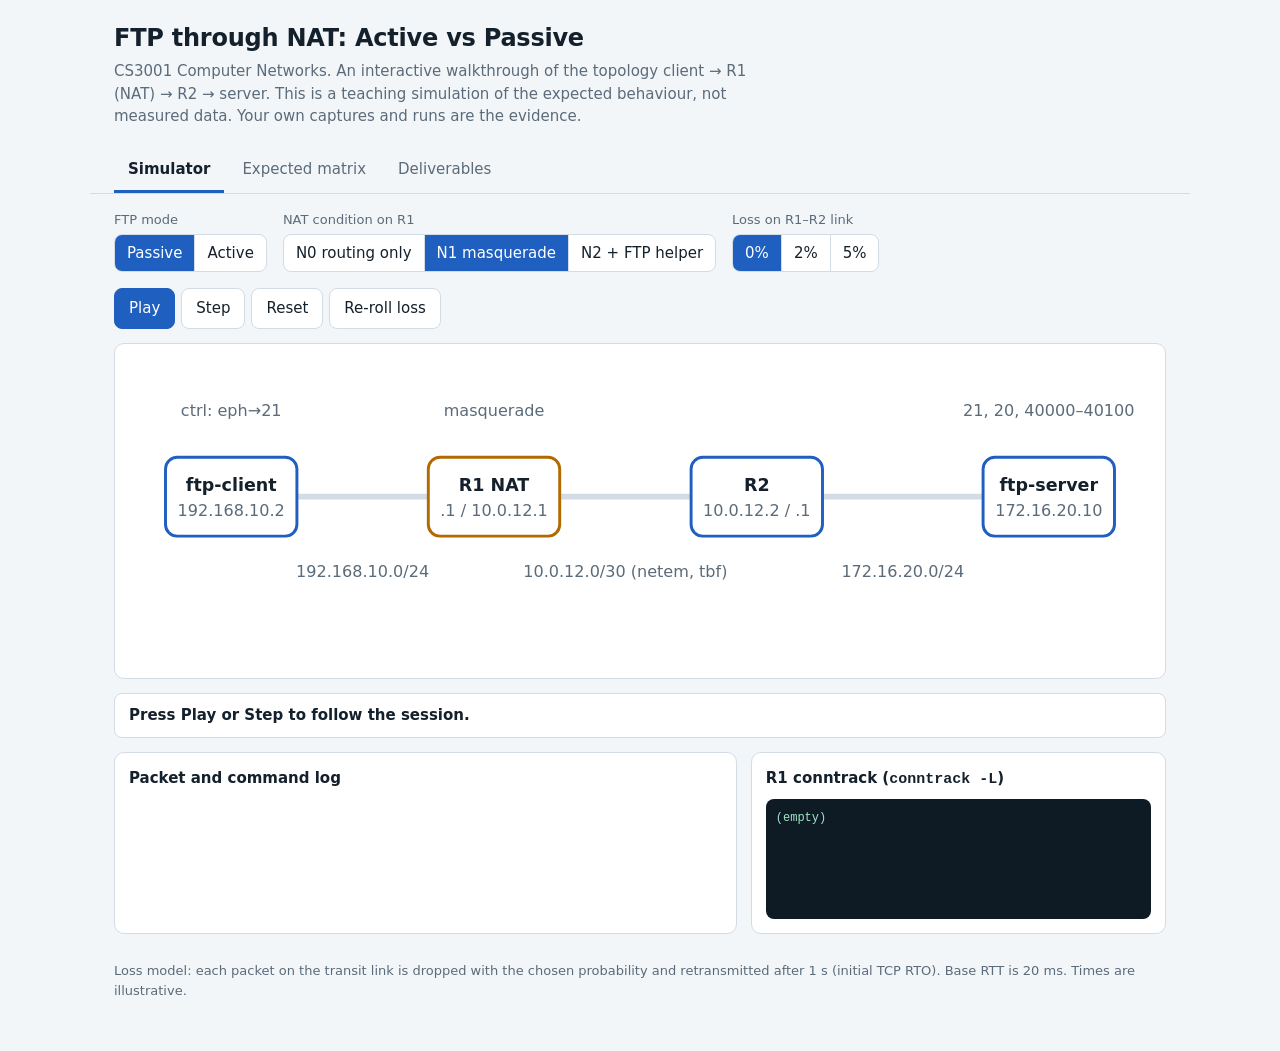
<file: presentation/ftp-nat-lab.html>
<!DOCTYPE html>
<html lang="en"><head><meta charset="utf-8">
<meta name="viewport" content="width=device-width, initial-scale=1, viewport-fit=cover">
<title>FTP through NAT: Active vs Passive</title>
<style>
:root{--bg:#f3f6f9;--sf:#fff;--tx:#14202b;--mu:#5b6b7a;--ln:#d3dce5;--ok:#0b7a5a;--bad:#b3243f;--nat:#b26a00;--ac:#1f5fbf;--ct:#0e1a24;--ctx:#9fe3c8;box-sizing:border-box;padding-top:env(safe-area-inset-top,0px);padding-bottom:env(safe-area-inset-bottom,0px)}
@media(prefers-color-scheme:dark){:root:not([data-theme=light]){--bg:#0f161d;--sf:#17212b;--tx:#e6edf3;--mu:#8fa1b2;--ln:#2a3948;--ok:#4cd2a0;--bad:#ff7d93;--nat:#f2b04d;--ac:#7ab0ff;--ct:#080d12;--ctx:#9fe3c8}}
:root[data-theme=dark]{--bg:#0f161d;--sf:#17212b;--tx:#e6edf3;--mu:#8fa1b2;--ln:#2a3948;--ok:#4cd2a0;--bad:#ff7d93;--nat:#f2b04d;--ac:#7ab0ff;--ct:#080d12;--ctx:#9fe3c8}
*{box-sizing:border-box}html{scroll-padding-top:env(safe-area-inset-top,0px)}
body{margin:0;background:var(--bg);color:var(--tx);font:15px/1.5 "Segoe UI",system-ui,sans-serif}
.mono{font-family:ui-monospace,Menlo,Consolas,monospace}
header{padding:20px 24px 8px;max-width:1100px;margin:auto}
h1{margin:0;font-size:24px;letter-spacing:-.01em}header p{margin:4px 0 0;color:var(--mu);max-width:70ch}
nav{display:flex;gap:4px;max-width:1100px;margin:12px auto 0;padding:0 24px;border-bottom:1px solid var(--ln);overflow-x:auto}
nav button{background:none;border:0;border-bottom:3px solid transparent;padding:10px 14px;color:var(--mu);font:inherit;cursor:pointer;white-space:nowrap}
nav button[aria-selected=true]{color:var(--tx);border-color:var(--ac);font-weight:600}
main{max-width:1100px;margin:auto;padding:16px 24px 40px}
.panel{display:none}.panel.on{display:block}
.ctl{display:flex;flex-wrap:wrap;gap:16px;align-items:flex-end;margin-bottom:14px}
.grp b{display:block;font-size:13px;color:var(--mu);font-weight:500;margin-bottom:4px}
.seg{display:inline-flex;border:1px solid var(--ln);border-radius:8px;overflow:hidden;background:var(--sf)}
.seg button{border:0;background:none;color:var(--tx);padding:7px 12px;font:inherit;cursor:pointer;border-right:1px solid var(--ln)}
.seg button:last-child{border:0}.seg button[aria-pressed=true]{background:var(--ac);color:#fff}
.act button{padding:8px 14px;border-radius:8px;border:1px solid var(--ln);background:var(--sf);color:var(--tx);font:inherit;cursor:pointer;margin-right:6px}
.act .go{background:var(--ac);color:#fff;border-color:var(--ac)}
button:focus-visible{outline:2px solid var(--ac);outline-offset:2px}
.card{background:var(--sf);border:1px solid var(--ln);border-radius:10px;padding:14px;margin-bottom:14px}
svg{width:100%;height:auto;display:block}
svg text{fill:var(--tx);font-size:12px}svg .mu{fill:var(--mu);font-size:11px}
.node{fill:var(--sf);stroke:var(--ac);stroke-width:2}.nat{stroke:var(--nat)}
.link{stroke:var(--ln);stroke-width:4}.link.hot{stroke:var(--ac)}
.verdict{font-weight:600;padding:10px 14px;border-radius:8px;margin-bottom:14px}
.verdict.ok{background:color-mix(in srgb,var(--ok) 14%,var(--sf));color:var(--ok)}
.verdict.bad{background:color-mix(in srgb,var(--bad) 14%,var(--sf));color:var(--bad)}
.cols{display:grid;grid-template-columns:3fr 2fr;gap:14px}
@media(max-width:820px){.cols{grid-template-columns:1fr}}
.log{max-height:360px;overflow:auto;font-size:13px}
.row{display:grid;grid-template-columns:62px 1fr;gap:8px;padding:6px 8px;border-left:3px solid var(--ln);margin-bottom:4px}
.row.cur{background:color-mix(in srgb,var(--ac) 10%,var(--sf));border-color:var(--ac)}
.row.bad{border-color:var(--bad)}.row.lost{border-color:var(--nat);color:var(--nat)}.row.ok{border-color:var(--ok)}
.row small{display:block;color:var(--mu);font-size:12px}
.ct{background:var(--ct);color:var(--ctx);border-radius:8px;padding:10px;font-size:12px;min-height:120px;white-space:pre-wrap;overflow:auto;max-height:360px}
.ct .exp{color:#ffd37a}
h3{margin:0 0 8px;font-size:15px}
table{border-collapse:collapse;width:100%;font-size:14px}
th,td{border-bottom:1px solid var(--ln);padding:8px;text-align:left;vertical-align:top}
.y{color:var(--ok);font-weight:600}.n{color:var(--bad);font-weight:600}
.note{color:var(--mu);font-size:13px}
.chk{display:flex;gap:10px;padding:6px 0;align-items:flex-start}
.tblwrap{overflow-x:auto}
</style></head><body>
<header><h1>FTP through NAT: Active vs Passive</h1>
<p>CS3001 Computer Networks. An interactive walkthrough of the topology client → R1 (NAT) → R2 → server. This is a teaching simulation of the expected behaviour, not measured data. Your own captures and runs are the evidence.</p></header>
<nav role="tablist"><button role="tab" aria-selected="true" data-t="sim">Simulator</button><button role="tab" aria-selected="false" data-t="mat">Expected matrix</button><button role="tab" aria-selected="false" data-t="chk">Deliverables</button></nav>
<main>
<section class="panel on" id="sim">
<div class="ctl">
<div class="grp"><b>FTP mode</b><div class="seg" data-k="mode"><button data-v="passive" aria-pressed="true">Passive</button><button data-v="active" aria-pressed="false">Active</button></div></div>
<div class="grp"><b>NAT condition on R1</b><div class="seg" data-k="nat"><button data-v="N0" aria-pressed="false">N0 routing only</button><button data-v="N1" aria-pressed="true">N1 masquerade</button><button data-v="N2" aria-pressed="false">N2 + FTP helper</button></div></div>
<div class="grp"><b>Loss on R1–R2 link</b><div class="seg" data-k="loss"><button data-v="0" aria-pressed="true">0%</button><button data-v="2" aria-pressed="false">2%</button><button data-v="5" aria-pressed="false">5%</button></div></div>
<div class="act"><button class="go" id="play">Play</button><button id="next">Step</button><button id="reset">Reset</button><button id="reroll">Re-roll loss</button></div>
</div>
<div class="card"><svg id="topo" viewBox="0 0 700 210" role="img" aria-label="Network topology"></svg></div>
<div class="verdict" id="verdict"></div>
<div class="cols">
<div class="card"><h3>Packet and command log <span class="note" id="clock"></span></h3><div class="log" id="log"></div></div>
<div class="card"><h3>R1 conntrack (<span class="mono">conntrack -L</span>)</h3><div class="ct mono" id="ct">(empty)</div></div>
</div>
<p class="note">Loss model: each packet on the transit link is dropped with the chosen probability and retransmitted after 1 s (initial TCP RTO). Base RTT is 20 ms. Times are illustrative.</p>
</section>

<section class="panel" id="mat"><div class="card tblwrap"><h3>Expected outcome per mode and NAT condition (hypothesis from the proposal, to be confirmed by your runs)</h3><table id="mtab"></table></div>
<div class="card"><h3>Why</h3><p><b>Control connection</b> always works: the client opens it outbound, so NAT creates state on the first SYN.</p>
<p><b>Active, N1:</b> the PORT command carries the private address 192.168.10.2. NAT only rewrites headers, so the server tries to connect to an address R2 cannot route. The data connection fails.</p>
<p><b>Active, N2:</b> nf_conntrack_ftp reads PORT, rewrites it to 10.0.12.1, and creates an expectation, so the server's inbound SYN is translated back to the client.</p>
<p><b>Passive:</b> the client opens the data connection outbound to the port in the 227 reply (40000–40100), so ordinary masquerading is enough.</p>
<p class="note">N0 assumes the return route to 192.168.10.0/24 is added on R2, as the proposal notes.</p></div></section>

<section class="panel" id="chk"><div class="card"><h3>Course deliverables checklist</h3><div id="cl"></div><p class="note">Checks are saved in this browser only. Share status with your team separately.</p></div></section>
</main>
<script>
const $=s=>document.querySelector(s);
const cfg={mode:'passive',nat:'N1',loss:0};
let steps=[],idx=-1,timer=null,seed=7;
function rng(){seed|=0;seed=seed+0x6D2B79F5|0;let t=Math.imul(seed^seed>>>15,1|seed);t=t+Math.imul(t^t>>>7,61|t)^t;return((t^t>>>14)>>>0)/4294967296}
const X={c:70,r1:250,r2:430,s:630};
function drawTopo(hot){
const L=(a,b,h)=>`<line class="link ${h?'hot':''}" x1="${X[a]}" y1="95" x2="${X[b]}" y2="95"/>`;
const N=(k,n,ip,cls)=>`<rect class="node ${cls||''}" x="${X[k]-45}" y="68" width="90" height="54" rx="8"/><text x="${X[k]}" y="91" text-anchor="middle" font-weight="600">${n}</text><text class="mu" x="${X[k]}" y="108" text-anchor="middle">${ip}</text>`;
const h=hot||[];
$('#topo').innerHTML=L('c','r1',h.includes('c')&&h.includes('r1'))+L('r1','r2',h.includes('r1')&&h.includes('r2'))+L('r2','s',h.includes('r2')&&h.includes('s'))+
N('c','ftp-client','192.168.10.2')+N('r1','R1 NAT','.1 / 10.0.12.1',cfg.nat==='N0'?'':'nat')+N('r2','R2','10.0.12.2 / .1')+N('s','ftp-server','172.16.20.10')+
`<text class="mu" x="160" y="150" text-anchor="middle">192.168.10.0/24</text><text class="mu" x="340" y="150" text-anchor="middle">10.0.12.0/30 (netem, tbf)</text><text class="mu" x="530" y="150" text-anchor="middle">172.16.20.0/24</text>
<text class="mu" x="70" y="40" text-anchor="middle">ctrl: eph→21</text><text class="mu" x="630" y="40" text-anchor="middle">21, 20, 40000–40100</text>
<text class="mu" x="250" y="40" text-anchor="middle">${cfg.nat==='N0'?'routes only':cfg.nat==='N1'?'masquerade':'masquerade + ftp helper'}</text>
<circle id="dot" r="7" fill="${'var(--nat)'}" cx="-20" cy="95"/>`;}
function build(){
const {mode,nat}=cfg,tr=nat!=='N0',S=[];
const out=tr?'10.0.12.1':'192.168.10.2';
const add=(f,t,msg,det,o={})=>S.push(Object.assign({f,t,msg,det},o));
add('c','s','TCP SYN → :21',`192.168.10.2:50001 → 172.16.20.10:21${tr?`\nR1 rewrites source to ${out}:50001`:''}`,{ct:tr?`tcp SYN_SENT src=192.168.10.2:50001 dst=172.16.20.10:21\n  reply dst=10.0.12.1:50001`:null});
add('s','c','SYN-ACK','172.16.20.10:21 → client, translated back by R1',{ct:tr?'  [ASSURED] after ACK':null});
add('c','s','ACK + USER/PASS','three-way handshake done; 220 banner, USER, PASS');
add('s','c','230 Login successful','control connection ESTABLISHED. Control setup complete.',{good:1});
if(mode==='passive'){
add('c','s','PASV','client asks the server to listen');
add('s','c','227 Entering Passive Mode (172,16,20,10,156,64)','port = 156×256+64 = 40000. Address is reachable from the client.');
add('c','s','TCP SYN → 172.16.20.10:40000',`client opens data connection (outbound)${tr?`\nR1 translates source to ${out}:50002`:''}`,{ct:tr?`tcp src=192.168.10.2:50002 dst=172.16.20.10:40000\n  reply dst=10.0.12.1:50002`:null});
add('s','c','SYN-ACK / ACK','data connection established');
}else{
const p=nat==='N2'?'10,0,12,1,195,80':'192,168,10,2,195,80';
add('c','s','PORT '+p,nat==='N2'?'port = 195×256+80 = 50000\nhelper rewrites private address to 10.0.12.1 and creates an expectation':'port = 195×256+80 = 50000\nPayload carries PRIVATE 192.168.10.2. NAT does not touch payload.',{ct:nat==='N2'?'EXPECT tcp 172.16.20.10 → 10.0.12.1:50000\n  helper=ftp, nat: dnat to 192.168.10.2:50000':null,exp:1});
add('s','c','200 PORT command successful','server stored the announced address');
if(nat==='N1'){
add('s','c','TCP SYN 172.16.20.10:20 → 192.168.10.2:50000','R2 has no route to 192.168.10.0/24. Packet dropped, no conntrack entry matches.',{bad:1});
add('s','s','SYN retransmit 1 s, 2 s, 4 s','no reply; server gives up',{bad:1});
add('s','c','425 Can\'t open data connection','Failure is at the DATA connection. Control stays up.',{bad:1,fail:1});
}else{
add('s','c',`TCP SYN 172.16.20.10:20 → ${nat==='N2'?'10.0.12.1':'192.168.10.2'}:50000`,nat==='N2'?'server opens data connection (inbound). R1 matches the expectation and DNATs to 192.168.10.2:50000':'server opens data connection to the client (return route on R2)',{ct:nat==='N2'?'tcp src=172.16.20.10:20 dst=10.0.12.1:50000  (matched expectation)':null});
add('c','s','SYN-ACK / ACK','data connection established');
}}
if(!S.some(s=>s.fail)){
add('c','s','RETR 10MB.bin','150 Opening data connection (data setup time ends here)');
add('s','c','Data stream → 226 Transfer complete','transfer finished; throughput = size / (RETR → 226)',{good:1});
}
seed=7+cfg.reroll|0;
const R=[];let t=0;const p=cfg.loss/100;
for(const s of S){
if(!s.bad&&p>0&&rng()<p){R.push({lost:1,f:s.f,t:s.t,msg:'Packet lost',det:'retransmit after 1 s ('+s.msg+')',t0:t+=1000});}
t+=20;s.t0=t;R.push(s);}
return R;}
function show(n){
idx=n;drawTopo();const lg=$('#log');lg.innerHTML='';
const ctl=[];
steps.slice(0,n+1).forEach((s,i)=>{
const d=document.createElement('div');d.className='row '+(i===n?'cur ':'')+(s.bad?'bad':s.lost?'lost':s.good?'ok':'');
d.innerHTML=`<span class="mono">${(s.t0/1000).toFixed(2)}s</span><span><b>${s.msg}</b><small class="mono">${s.det.replace(/\n/g,'<br>')}</small></span>`;lg.appendChild(d);
if(s.ct)ctl.push(s.exp?`<span class="exp">${s.ct}</span>`:s.ct);});
lg.scrollTop=lg.scrollHeight;
$('#ct').innerHTML=ctl.length?ctl.join('\n'):(cfg.nat==='N0'?'(no NAT: conntrack holds no translations)':'(empty)');
$('#clock').textContent=n>=0?'· elapsed '+(steps[n].t0/1000).toFixed(2)+' s':'';
if(n>=0&&steps[n].f!==steps[n].t)animate(steps[n]);
const v=$('#verdict'),done=n===steps.length-1;
const fail=steps.some(s=>s.fail);
if(!done){v.className='verdict';v.style.cssText='background:var(--sf);border:1px solid var(--ln)';v.textContent='Press Play or Step to follow the session.';}
else{v.style.cssText='';v.className='verdict '+(fail?'bad':'ok');v.textContent=fail?'Control connection OK, data connection FAILED. LIST/RETR/STOR do not complete.':'Control, data connection and file transfer succeeded.';}
}
function animate(s){const d=$('#dot');if(!d)return;const a=X[s.f==='s'&&s.t==='s'?'s':s.f],b=X[s.t==='s'&&s.f==='s'?'s':s.t];let k=0;d.setAttribute('cx',a);
const iv=setInterval(()=>{k+=.1;d.setAttribute('cx',a+(b-a)*Math.min(k,1));if(k>=1){clearInterval(iv);}},25);
const keys=['c','r1','r2','s'],i1=keys.indexOf(s.f),i2=keys.indexOf(s.t);}
function reset(){clearInterval(timer);timer=null;$('#play').textContent='Play';steps=build();show(-1);}
function nextStep(){if(idx<steps.length-1){show(idx+1);return true}return false}
$('#next').onclick=()=>{clearInterval(timer);timer=null;$('#play').textContent='Play';nextStep()};
$('#play').onclick=()=>{if(timer){clearInterval(timer);timer=null;$('#play').textContent='Play';return}
if(idx>=steps.length-1)reset();$('#play').textContent='Pause';timer=setInterval(()=>{if(!nextStep()){clearInterval(timer);timer=null;$('#play').textContent='Play'}},1100)};
$('#reset').onclick=reset;$('#reroll').onclick=()=>{cfg.reroll=(cfg.reroll||0)+1;reset()};
document.querySelectorAll('.seg').forEach(g=>g.onclick=e=>{const b=e.target.closest('button');if(!b)return;g.querySelectorAll('button').forEach(x=>x.setAttribute('aria-pressed',x===b));cfg[g.dataset.k]=g.dataset.k==='loss'?+b.dataset.v:b.dataset.v;reset()});
document.querySelectorAll('nav button').forEach(b=>b.onclick=()=>{document.querySelectorAll('nav button').forEach(x=>x.setAttribute('aria-selected',x===b));document.querySelectorAll('.panel').forEach(p=>p.classList.toggle('on',p.id===b.dataset.t))});
// matrix
(function(){const rows=[['Passive','N0','y','y','y','y'],['Passive','N1','y','y','y','y'],['Passive','N2','y','y','y','y'],['Active','N0','y','y','y','y'],['Active','N1','y','n','n','n'],['Active','N2','y','y','y','y']];
const sym=v=>v==='y'?'<span class="y">yes</span>':'<span class="n">no</span>';
$('#mtab').innerHTML='<tr><th>Mode</th><th>NAT</th><th>Control + login</th><th>Data connection</th><th>LIST</th><th>RETR / STOR</th></tr>'+rows.map(r=>`<tr><td>${r[0]}</td><td>${r[1]}</td>${r.slice(2).map(v=>`<td>${sym(v)}</td>`).join('')}</tr>`).join('')})();
// checklist
const items=['Proposal (a–i) submitted','Architecture diagram: subnets, IPs, ports, nodes, routers, protocol flows','Working POC: one script switches Active/Passive and N0/N1/N2','Run POC live: routing tables, traceroute, captures, conntrack','.pcapng: control handshake + login','.pcapng: PORT exchange (Active)','.pcapng: PASV/EPSV exchange (Passive)','.pcapng: data connection with and without NAT','Annotated screenshots: addresses, ports, flags, FTP messages','Experiments: setup time and throughput at 0%, 2%, 5% loss','At least 3 runs per condition, mean and standard deviation/range','Technical report, 6–10 pages','README: Ubuntu and package versions, commands to reproduce','AI-use disclosure in the final submission (how AI was used)'];
let saved={};try{saved=JSON.parse(localStorage.getItem('cn-chk')||'{}')}catch(e){}
$('#cl').innerHTML=items.map((t,i)=>`<label class="chk"><input type="checkbox" data-i="${i}" ${saved[i]?'checked':''}><span>${t}</span></label>`).join('');
$('#cl').onchange=e=>{saved[e.target.dataset.i]=e.target.checked;try{localStorage.setItem('cn-chk',JSON.stringify(saved))}catch(x){}};
reset();
</script></body></html>
</file>
